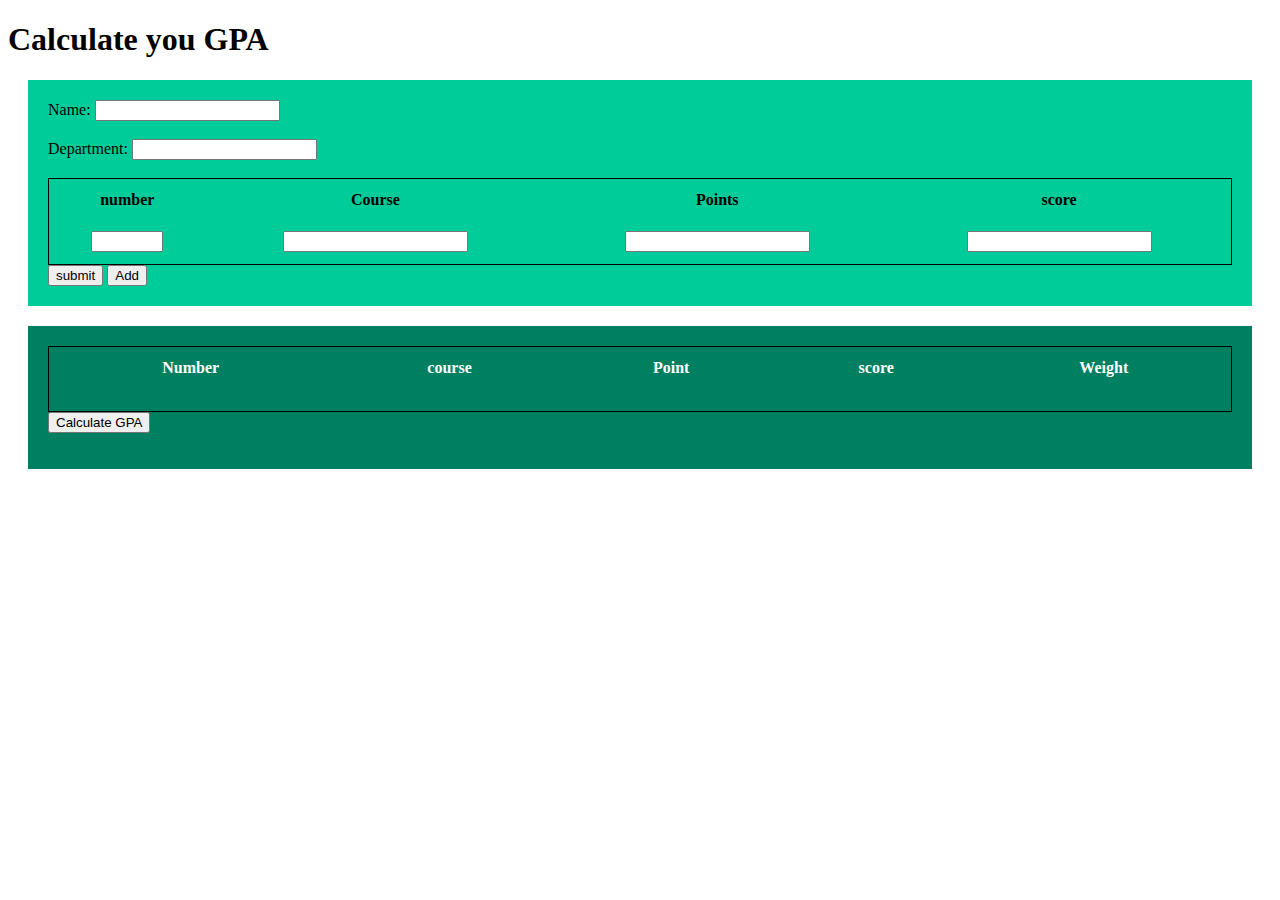
<file: GPA/index.html>
<!DOCTYPE html>
<html lang="en">
<head>
    <meta charset="UTF-8">
    <meta http-equiv="X-UA-Compatible" content="IE=edge">
    <meta name="viewport" content="width=device-width, initial-scale=1.0">
    <title>GPA Calculator</title>
    <link rel="stylesheet" href="style.css">
    <link href="https://cdn.jsdelivr.net/npm/bootstrap@5.0.0-beta3/dist/css/bootstrap.min.css" rel="stylesheet"
        integrity="sha384-eOJMYsd53ii+scO/bJGFsiCZc+5NDVN2yr8+0RDqr0Ql0h+rP48ckxlpbzKgwra6" crossorigin="anonymous">
</head>
<body>
     <div class="container">
        <div class="row">
            <h1>Calculate you GPA</h1>
            <div class="col-sm-8 first-div">
                
                <form action="">
                    <label for="name">Name:</label>
                    <input type="text" name="" id="name"> <br> <br>
                    <label for="name">Department:</label>
                    <input type="text" name="" id="department"> <br> <br>
                    <table class="table table-bordered table-striped">
                        <thead>
                            <tr>
                                <th scope="col">number</th>
                                <th scope="col">Course</th>
                                <th scope="col">Points</th>
                                <th scope="col">score</th>
                            </tr>
                        </thead>
                        <tbody id="table_body">
                            <tr>
                                <td scope="row" id=""><input type="text" name="" id="serial_number" class="serial_number_input"></td>
                                <td><input type="text" name="" id="course"></td>
                                <td><input type="text" name="" id="point"></td>
                                <td><input type="text" name="" id="score"></td>
                            </tr>
                           
                        </tbody>
                    </table>
                    <input type="button" value="submit" name="" id="submit_button"> <input type="button" name="" id="add_button" value="Add">
                </form>
               
            </div>
            <div class="col-sm-8 output_table_div">
                <table id="submit-table" class=" table-bordered">
                    <thead id="t_head">
                        <tr>
                            <th>Number</th>
                            <th>course</th>
                            <th id="p_column">Point</th>
                            <th>score</th>
                            <th id="w_column">Weight</th>
                        </tr>
                        <tbody id="content">

                        </tbody>
                        <tfoot class="table_foot">
                            <td id="totalNumber"></td>
                            <td id=""></td>
                            <td id="totalpoint"></td>
                            <td id=""></td>
                            <td id="totalweight"></td> 
                        </tfoot>
                    </thead>
                </table>
                <input type="button" name="" id="GPA_button" value="Calculate GPA">
                <!-- <input type="button" name="" id="get_total" value="Total"> -->
                <p id="para_name"></p>
                <p id="para_dept"></p>
                <p id="gpa"></p>
            </div>
        </div>
    </div> 

    


    <script src="https://ajax.googleapis.com/ajax/libs/jquery/3.4.1/jquery.min.js"></script>
    <script type="text/javascript" src="script.js"></script>
</body>
</html>
</file>
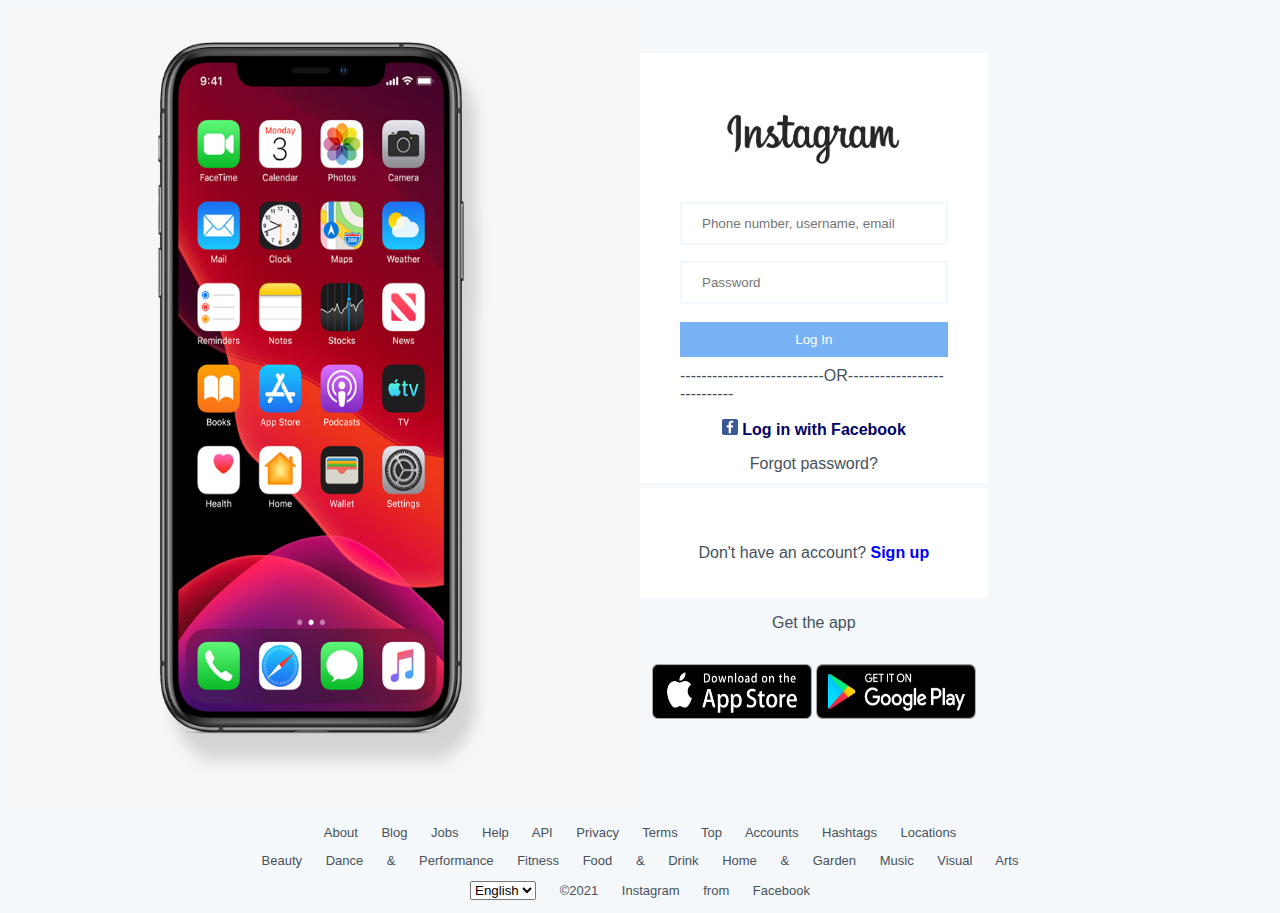
<file: instagram login/index.html>
<!DOCTYPE html>
<html lang="en">
<head>
    <meta charset="UTF-8">
    <meta http-equiv="X-UA-Compatible" content="IE=edge">
    <meta name="viewport" content="width=device-width, initial-scale=1.0">
    <title>Instagram</title>
    <link rel="stylesheet" href="style.css">
</head>
<body>
    <div class="container">
        <div class="row">
                <div id="main-div">
                    <div id="img-div">
                        <img src="phone.png" alt="" class="img1">
                    </div>
                    

                    <div id="secondary-div">
                        <div class=" rectangle">
                            <form>
                                <center>
                                    <h1><img src="instagram.png" alt="" class="img"></h1>
                                </center>
                    
                                <input type="text" name="" id="" placeholder="Phone number, username, email"> <br>
                                <input type="password" name="" id="password" placeholder="Password">
                                <input type="button" name="submit" id="submit_button" class="but" value="Log In"> <br>
                                <span>---------------------------</span><span>OR</span><span>----------------------------</span> <br>
                                <p class="text">
                                    <img src="facebook.png" alt="icon"> <span> <b>Log in with Facebook</b> </span>
                                </p>
                                <p class="text2">Forgot password?</p>
                    
                            </form>
                    
                    
                        </div>
                        <div class="rectangle2">
                            <p class="text3">Don't have an account? <span class="text4"> <b>Sign up</b> </span></p>
                        </div>
                        <p class="text5">Get the app</p>
                        <div id="icon-div">
                            <p><span><img src="appstore.png" alt="" id="icon"></span> <span><img src="googleplay.png" alt="" id="icon"></span></p>
                        </div>
                        
                    </div>
                    
                </div>
            <div id="footer-div">
                <center><p>About Blog Jobs Help API Privacy Terms Top Accounts Hashtags Locations</p>
                <p>Beauty Dance & Performance Fitness Food & Drink Home & Garden Music Visual Arts</p>
                <p id="languages"> <select name="" id="languages">
                    <option value="">English</option>
                    <option value="">English</option>
                    <option value="">English</option>
                    <option value="">English</option>
                    <option value="">English</option>
                    <option value="">English</option>
                    <option value="">English</option>

                </select>
                    <span> ©2021 Instagram from Facebook</span></p></center>
            </div>
        </div>
    </div>




    <script src="https://ajax.googleapis.com/ajax/libs/jquery/3.4.1/jquery.min.js"></script>
    <script src="script.js"></script>
</body>
</html>
</file>
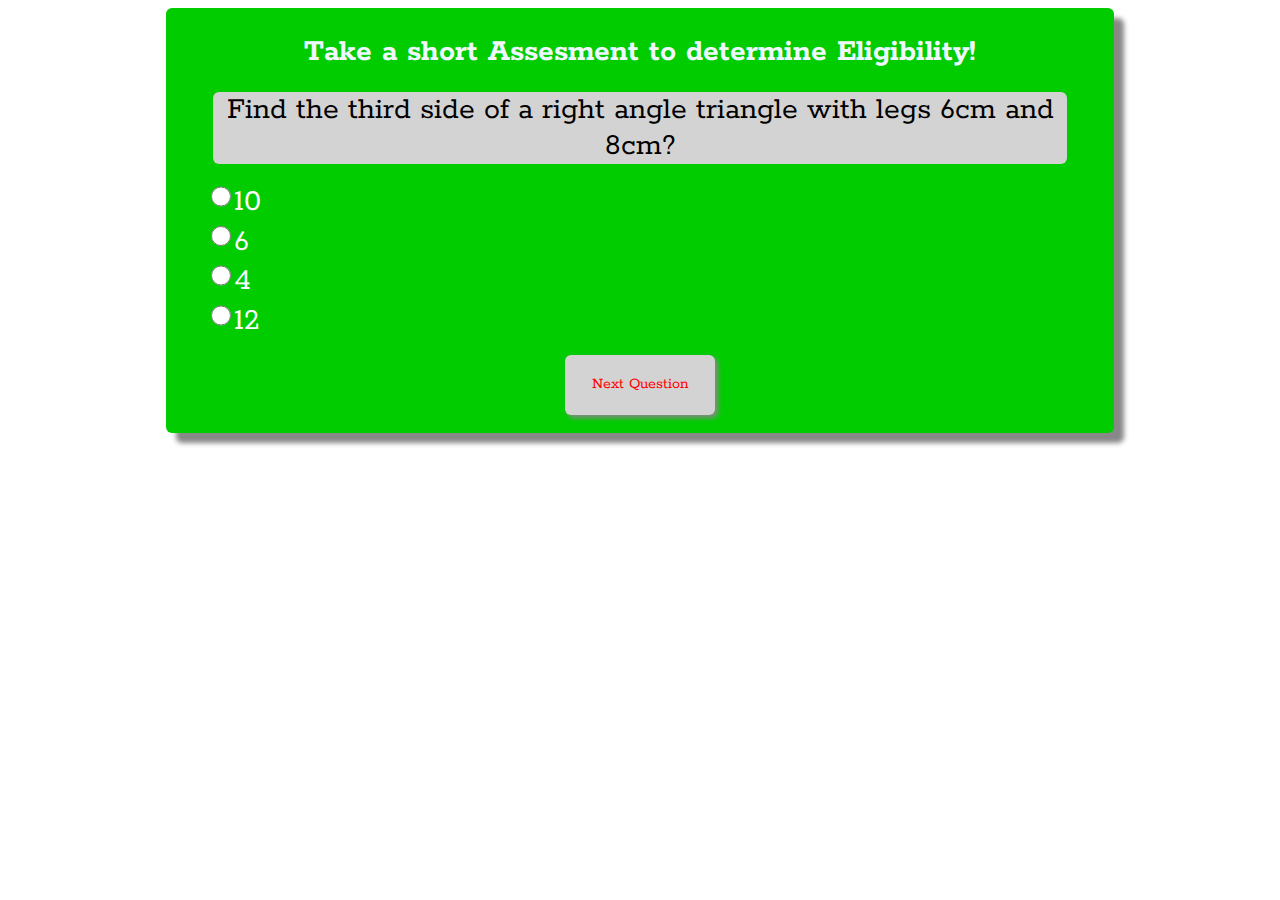
<file: quiz/index.html>
<!DOCTYPE html>
<html lang="en">

<head>
    <meta charset="UTF-8">
    <meta http-equiv="X-UA-Compatible" content="IE=edge">
    <meta name="viewport" content="width=device-width, initial-scale=1.0">
    <link rel="stylesheet" href="style.css">
    <title>Document</title>
</head>

<body>

    <body>
        <div class="quizContainer">
            <h1>Take a short Assesment to determine Eligibility!</h1>

            <div class="question"></div>
            <ul class="choiceList"></ul>
            <div class="quizMessage"></div>
            <div class="result"></div>
            <div class="animate"></div>
            <div class="nextButton">Next Question</div>
            <br>
        </div>
    </body>


    <script src="https://ajax.googleapis.com/ajax/libs/jquery/3.4.1/jquery.min.js"></script>
    <script src="./script.js"></script>

</body>

</html>
</file>
<file: GPA/style.css>
table {
  width: 100%;
  border: 1px solid black;
}

th,
td {
  text-align: center;
  padding: 10px;
}

.serial_number_input {
  width: 4rem;
}

#totalNumber {
  visibility: hidden;
}

.table_foot {
  visibility: hidden;
}

.first-div {
  background-color: #00cc99;
  padding: 20px;
  margin: 20px;
}

.output_table_div {
  background-color: #008060;
  padding: 20px;
  margin: 20px;
}

#submit-table {
  width: 100%;
}

input:hover {
  background-color: magenta;
  color: aliceblue;
}

#t_head {
  color: white;
}
</file>
<file: instagram login/style.css>
Body {
  font-family: Calibri, Helvetica, sans-serif;
  background-color: #f5f8fa;
}
.but {
  background-color: rgb(120, 178, 245);
  width: 100%;
  color: white;
  padding: 10px;
  margin: 10px 0px;
  border: none;
  cursor: pointer;
}

input[type="text"],
input[type="password"] {
  width: 100%;
  margin: 8px 0;
  padding: 12px 20px;
  display: inline-block;
  border: 2px solid grey;
  box-sizing: border-box;
  border-color: aliceblue;
}
.but:hover {
  opacity: 0.7;
}

#main-div {
  display: grid;
  grid-template-columns: 1fr 1fr;
  justify-content: center;
  width: 100%;
}
.rectangle {
  padding: 40px;
  background-color: white;
  color: #46515c;
  border-color: #edf0f2;
  margin-top: 2.8rem;
  height: 350px;
  max-width: 80%;
}
.rectangle2 {
  padding: 40px;
  background-color: white;
  color: #46515c;
  border-color: #edf0f2;
  margin-top: 5px;
  max-width: 80%;
  height: 30px;
}

#secondary-div {
  height: 50rem;
  width: 55%;
}

.img {
  width: auto;
  height: 50px;
}

#icon {
  width: 160px;
  height: 55px;
}

#icon-div {
  display: flex;
  justify-content: center;
}

.img1 {
  height: 50rem;
  width: 100%;
}

#footer-div p {
  word-spacing: 20px;
  color: #46515c;
  font-size: small;
}

/* #languages option {
  color: #46515c;
  background-color: #46515c;
} */
</file>
<file: quiz/style.css>
@import url(http://fonts.googleapis.com/css?family=Rokkitt);
h1 {
  font-family: "Rokkitt", serif;
  text-align: center;
  color: aliceblue;
}

ul {
  list-style: none;
}

li {
  font-family: "Rokkitt", serif;
  font-size: 2em;
}

input[type="radio"] {
  border: 0px;
  width: 20px;
  height: 2em;
}

p {
  font-family: "Rokkitt", serif;
}

/* Quiz Classes */

.quizContainer {
  background-color: #00cc00;
  border-radius: 6px;
  width: 75%;
  margin: auto;
  padding-top: 5px;
  -moz-box-shadow: 10px 10px 5px #888;
  -webkit-box-shadow: 10px 10px 5px #888;
  box-shadow: 10px 10px 5px #888;
  position: relative;
}

.nextButton {
  box-shadow: 3px 3px 5px #888;
  border-radius: 6px;
  width: 150px;
  height: 40px;
  text-align: center;
  background-color: lightgrey;
  /*clear: both;*/
  color: red;
  font-family: "Rokkitt", serif;
  position: relative;
  margin: auto;
  padding-top: 20px;
}

.question {
  font-family: "Rokkitt", serif;
  font-size: 2em;
  width: 90%;
  height: auto;
  margin: auto;
  border-radius: 6px;
  background-color: lightgrey;
  text-align: center;
}

.quizMessage {
  background-color: peachpuff;
  border-radius: 6px;
  width: 30%;
  margin: auto;
  text-align: center;
  padding: 2px;
  font-family: "Rokkitt", serif;
  color: red;
}

.choiceList {
  font-family: Courier, serif;
  color: rgb(253, 251, 255);
}

.result {
  width: 30%;
  height: auto;
  border-radius: 6px;
  background-color: linen;
  margin: auto;
  text-align: center;
  font-family: "Rokkitt", serif;
}
</file>
